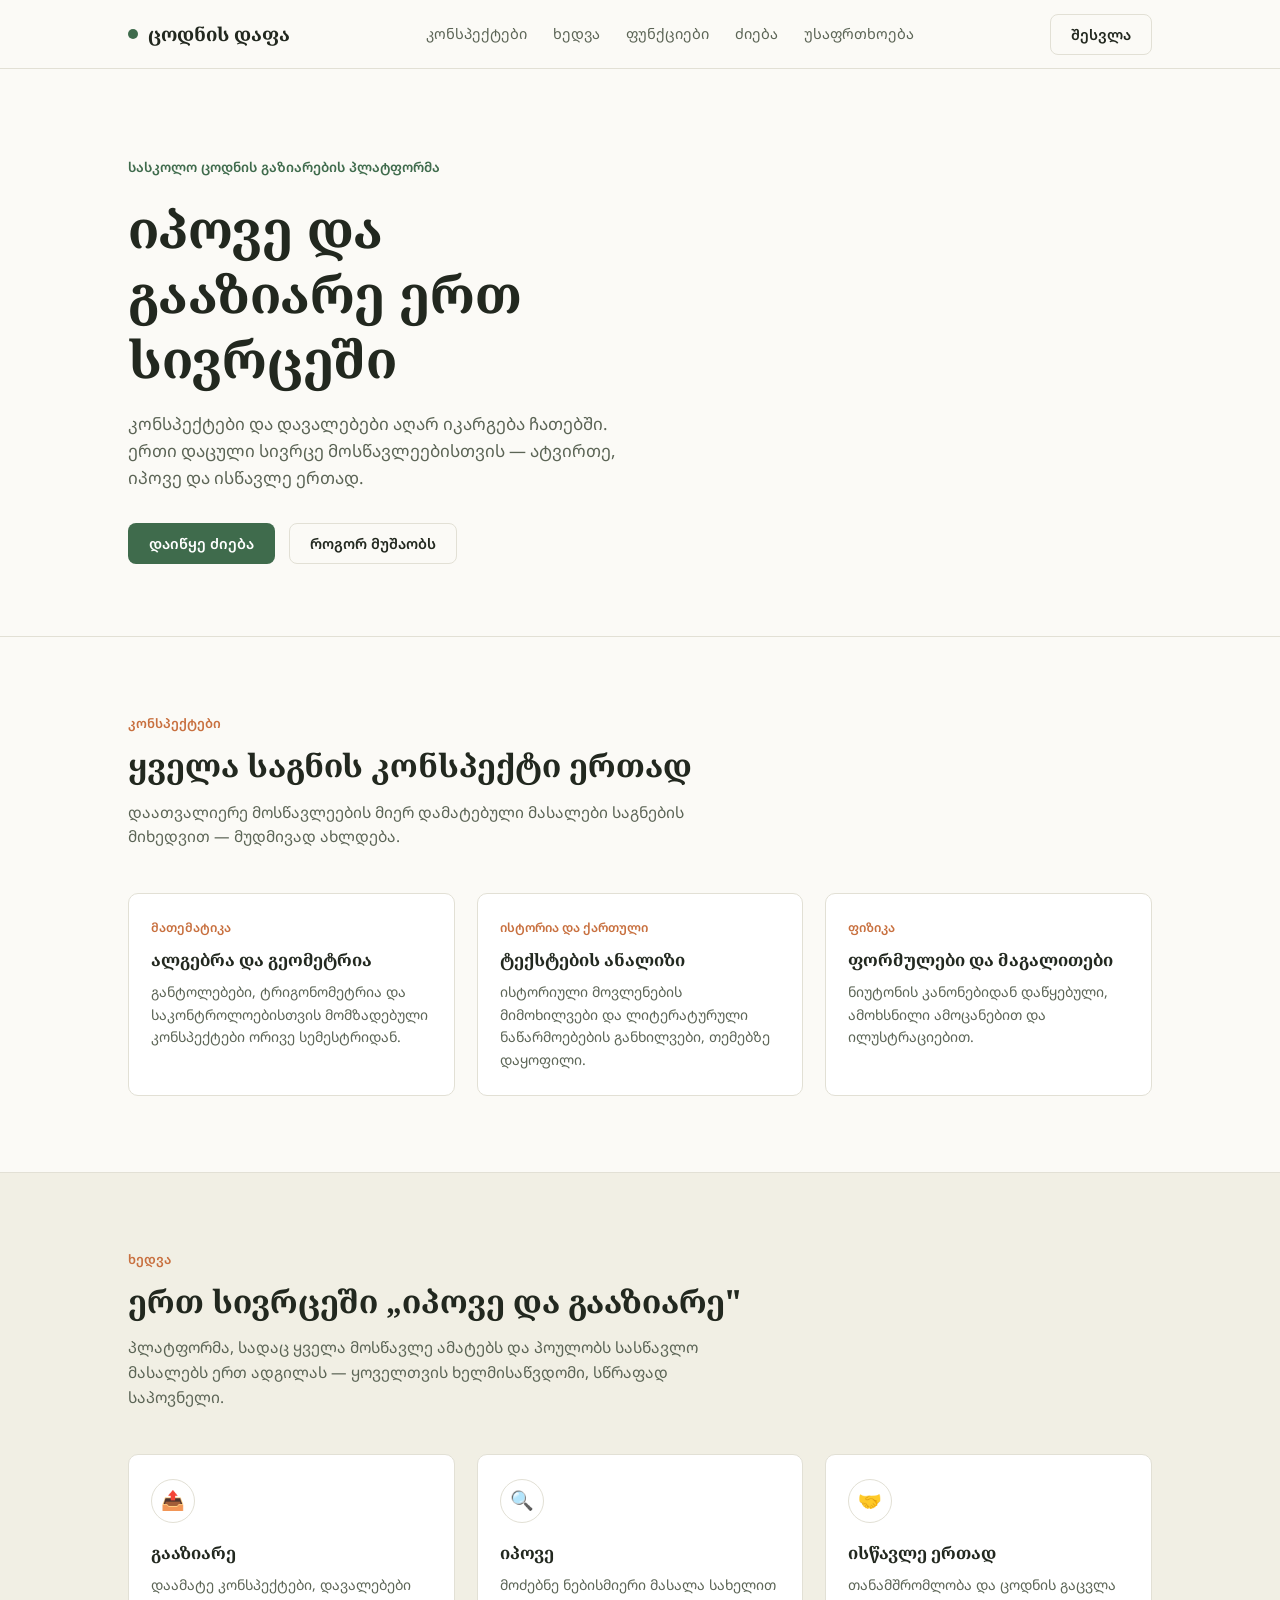
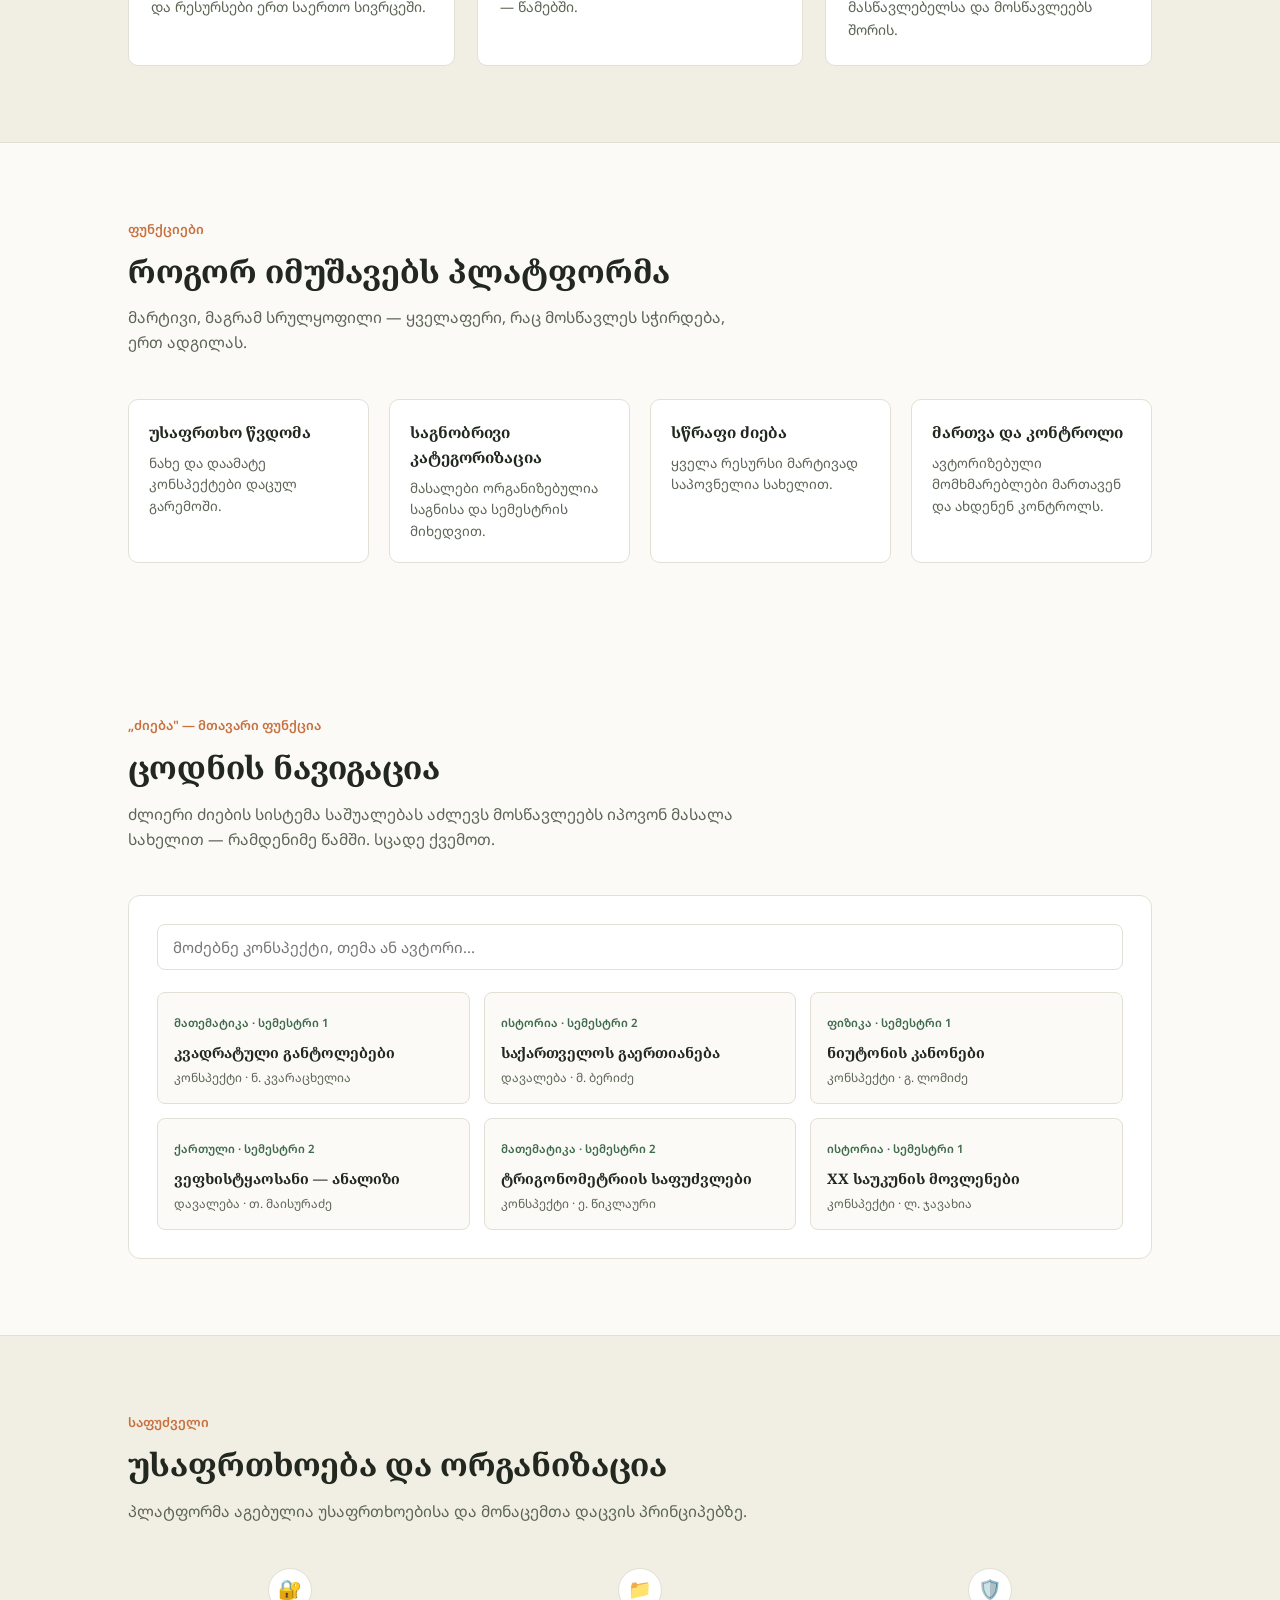
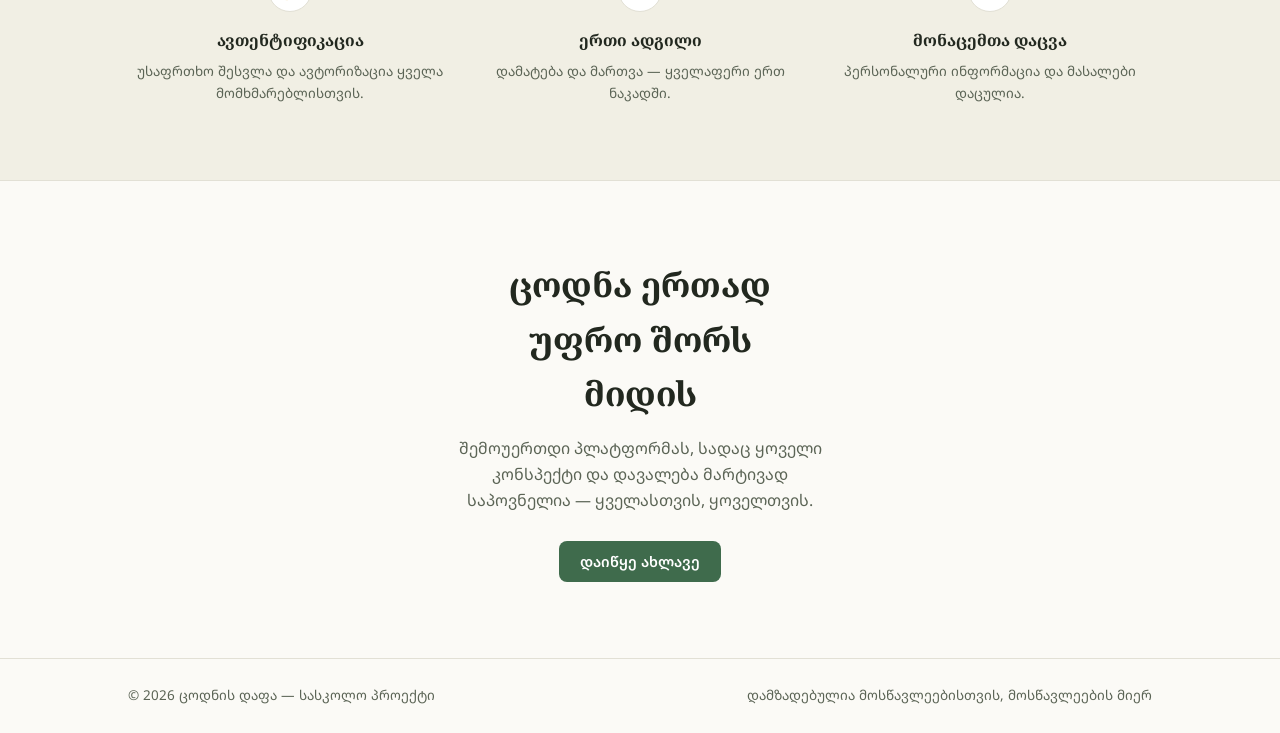
<file: site.html>
<!DOCTYPE html>
<html lang="ka">
<head>
<meta charset="UTF-8">
<meta name="viewport" content="width=device-width, initial-scale=1.0">
<title>ცოდნის დაფა — სასკოლო ცოდნის გაზიარების პლატფორმა</title>
<link rel="preconnect" href="https://fonts.googleapis.com">
<link rel="preconnect" href="https://fonts.gstatic.com" crossorigin>
<link href="https://fonts.googleapis.com/css2?family=Noto+Serif+Georgian:wght@600;700&family=Noto+Sans+Georgian:wght@400;500;600;700&display=swap" rel="stylesheet">
<style>
  :root{
    --ink:#22281f;
    --muted:#5b6455;
    --line:#e2e0d5;
    --bg:#fbfaf6;
    --panel:#f1efe4;
    --green:#3f6b4c;
    --green-dark:#2f5239;
    --accent:#c8703f;
    --white:#ffffff;
  }
  *{box-sizing:border-box;}
  body{
    margin:0;
    font-family:'Noto Sans Georgian', sans-serif;
    background:var(--bg);
    color:var(--ink);
    line-height:1.6;
  }
  h1,h2,h3{
    font-family:'Noto Serif Georgian', serif;
    margin:0;
  }
  a{color:inherit; text-decoration:none;}
  .wrap{max-width:1080px; margin:0 auto; padding:0 28px;}

  /* NAV */
  header{
    position:sticky; top:0; z-index:20;
    background:var(--bg);
    border-bottom:1px solid var(--line);
  }
  nav.wrap{
    display:flex; align-items:center; justify-content:space-between;
    height:68px;
  }
  .logo{display:flex; align-items:center; gap:10px; font-family:'Noto Serif Georgian',serif; font-weight:700; font-size:19px;}
  .logo-dot{width:10px; height:10px; border-radius:50%; background:var(--green);}
  .nav-links{display:flex; gap:26px; font-size:14.5px;}
  .nav-links a{color:var(--muted);}
  .nav-links a:hover{color:var(--ink);}
  .btn{
    font-family:'Noto Sans Georgian',sans-serif;
    font-weight:600; font-size:14.5px;
    border-radius:8px; padding:10px 20px;
    border:1px solid transparent; cursor:pointer;
  }
  .btn-primary{background:var(--green); color:#fff;}
  .btn-primary:hover{background:var(--green-dark);}
  .btn-outline{background:transparent; border-color:var(--line); color:var(--ink);}
  .btn-outline:hover{border-color:var(--green);}

  /* HERO */
  .hero{padding:88px 0 72px; border-bottom:1px solid var(--line);}
  .eyebrow{font-size:13.5px; color:var(--green); font-weight:600; margin-bottom:16px;}
  .hero h1{font-size:clamp(32px,4.6vw,52px); line-height:1.25; max-width:15ch;}
  .hero p{font-size:17px; color:var(--muted); max-width:52ch; margin-top:20px;}
  .hero-actions{display:flex; gap:14px; margin-top:32px; flex-wrap:wrap;}

  /* generic section */
  section{padding:76px 0;}
  .sec-head{max-width:620px; margin-bottom:44px;}
  .sec-head .tag{font-size:13px; color:var(--accent); font-weight:600; margin-bottom:10px; display:block;}
  .sec-head h2{font-size:clamp(24px,3vw,32px); line-height:1.3;}
  .sec-head p{margin-top:14px; color:var(--muted); font-size:15.5px;}

  .alt{background:var(--panel); border-top:1px solid var(--line); border-bottom:1px solid var(--line);}

  /* card grids */
  .grid3{display:grid; grid-template-columns:repeat(3,1fr); gap:22px;}
  .grid4{display:grid; grid-template-columns:repeat(4,1fr); gap:20px;}
  .card{
    background:var(--white); border:1px solid var(--line); border-radius:10px;
    padding:24px 22px;
  }
  .card .num{font-size:12.5px; color:var(--accent); font-weight:600; display:block; margin-bottom:8px;}
  .card h3{font-size:17px; margin-bottom:8px;}
  .card p{font-size:14px; color:var(--muted); margin:0;}
  .alt .card{background:var(--white);}

  .icon-circle{
    width:44px; height:44px; border-radius:50%; background:var(--panel);
    display:flex; align-items:center; justify-content:center; margin-bottom:16px;
    border:1px solid var(--line); font-size:19px;
  }
  .alt .icon-circle{background:var(--white);}

  .fcard{padding:20px; border:1px solid var(--line); border-radius:10px; background:var(--white);}
  .fcard h3{font-size:15.5px; margin-bottom:8px;}
  .fcard p{font-size:13.5px; color:var(--muted); margin:0;}

  /* SEARCH DEMO */
  .demo{background:var(--white); border:1px solid var(--line); border-radius:12px; padding:28px;}
  .demo-input{
    width:100%; padding:12px 15px; border:1px solid var(--line); border-radius:8px;
    font-size:15px; font-family:'Noto Sans Georgian',sans-serif; margin-bottom:22px;
  }
  .demo-input:focus{outline:none; border-color:var(--green);}
  .results{display:grid; grid-template-columns:repeat(3,1fr); gap:14px;}
  .rcard{border:1px solid var(--line); border-radius:8px; padding:16px; background:var(--bg);}
  .rcard .rtag{font-size:11.5px; color:var(--green); font-weight:600;}
  .rcard h4{font-size:14.5px; margin:6px 0 4px; font-family:'Noto Serif Georgian',serif;}
  .rcard .rmeta{font-size:12px; color:var(--muted);}
  .rcard.hide{display:none;}
  .no-results{grid-column:1/-1; text-align:center; color:var(--muted); font-size:14px; padding:20px 0; display:none;}

  /* SECURITY */
  .grid3-center{display:grid; grid-template-columns:repeat(3,1fr); gap:26px; text-align:center;}
  .grid3-center h3{font-size:16px; margin-bottom:8px;}
  .grid3-center p{font-size:13.5px; color:var(--muted); margin:0;}

  /* CTA */
  .cta{text-align:center;}
  .cta h2{font-size:clamp(26px,3.4vw,34px); max-width:18ch; margin:0 auto 16px;}
  .cta p{color:var(--muted); max-width:44ch; margin:0 auto 28px;}

  footer{border-top:1px solid var(--line); padding:26px 0; font-size:13.5px; color:var(--muted);}
  .footer-row{display:flex; justify-content:space-between; flex-wrap:wrap; gap:10px;}

  /* MODAL */
  .modal-overlay{
    position:fixed; inset:0; background:rgba(34,40,31,.4);
    display:none; align-items:center; justify-content:center; z-index:100;
  }
  .modal-overlay.open{display:flex;}
  .modal{
    background:var(--white); border-radius:10px; width:100%; max-width:380px;
    padding:30px 28px; position:relative;
  }
  .modal h3{font-size:20px; margin-bottom:4px;}
  .modal p.sub{font-size:13.5px; color:var(--muted); margin-bottom:22px;}
  .modal label{display:block; font-size:13px; color:var(--muted); margin:14px 0 6px; font-weight:600;}
  .modal input{width:100%; padding:10px 12px; border:1px solid var(--line); border-radius:7px; font-size:14px; font-family:'Noto Sans Georgian',sans-serif;}
  .modal input:focus{outline:none; border-color:var(--green);}
  .modal .btn-primary{width:100%; margin-top:22px; padding:12px;}
  .modal-close{position:absolute; top:14px; right:14px; background:none; border:none; font-size:18px; color:var(--muted); cursor:pointer;}
  .success-view{display:none; text-align:center;}
  .success-view.show{display:block;}
  .form-view.hide{display:none;}
  .check{width:52px; height:52px; border-radius:50%; background:#e8f2ea; display:flex; align-items:center; justify-content:center; margin:0 auto 14px;}
  .check svg{width:24px; height:24px;}
  .check path{stroke:var(--green); stroke-width:3; fill:none; stroke-linecap:round; stroke-linejoin:round;}

  @media (max-width:820px){
    .nav-links{display:none;}
    .grid3, .grid4, .results, .grid3-center{grid-template-columns:1fr;}
  }
</style>
</head>
<body>

<header>
  <nav class="wrap">
    <div class="logo"><span class="logo-dot"></span> ცოდნის დაფა</div>
    <div class="nav-links">
      <a href="#konspektebi">კონსპექტები</a>
      <a href="#vision">ხედვა</a>
      <a href="#how">ფუნქციები</a>
      <a href="#search-demo">ძიება</a>
      <a href="#security">უსაფრთხოება</a>
    </div>
    <button class="btn btn-outline" onclick="openModal()">შესვლა</button>
  </nav>
</header>

<main>

  <section class="hero">
    <div class="wrap">
      <div class="eyebrow">სასკოლო ცოდნის გაზიარების პლატფორმა</div>
      <h1>იპოვე და გააზიარე ერთ სივრცეში</h1>
      <p>კონსპექტები და დავალებები აღარ იკარგება ჩათებში. ერთი დაცული სივრცე მოსწავლეებისთვის — ატვირთე, იპოვე და ისწავლე ერთად.</p>
      <div class="hero-actions">
        <button class="btn btn-primary" onclick="document.getElementById('search-demo').scrollIntoView({behavior:'smooth'})">დაიწყე ძიება</button>
        <button class="btn btn-outline" onclick="document.getElementById('how').scrollIntoView({behavior:'smooth'})">როგორ მუშაობს</button>
      </div>
    </div>
  </section>

  <section id="konspektebi">
    <div class="wrap">
      <div class="sec-head">
        <span class="tag">კონსპექტები</span>
        <h2>ყველა საგნის კონსპექტი ერთად</h2>
        <p>დაათვალიერე მოსწავლეების მიერ დამატებული მასალები საგნების მიხედვით — მუდმივად ახლდება.</p>
      </div>
      <div class="grid3">
        <div class="card">
          <span class="num">მათემატიკა</span>
          <h3>ალგებრა და გეომეტრია</h3>
          <p>განტოლებები, ტრიგონომეტრია და საკონტროლოებისთვის მომზადებული კონსპექტები ორივე სემესტრიდან.</p>
        </div>
        <div class="card">
          <span class="num">ისტორია და ქართული</span>
          <h3>ტექსტების ანალიზი</h3>
          <p>ისტორიული მოვლენების მიმოხილვები და ლიტერატურული ნაწარმოებების განხილვები, თემებზე დაყოფილი.</p>
        </div>
        <div class="card">
          <span class="num">ფიზიკა</span>
          <h3>ფორმულები და მაგალითები</h3>
          <p>ნიუტონის კანონებიდან დაწყებული, ამოხსნილი ამოცანებით და ილუსტრაციებით.</p>
        </div>
      </div>
    </div>
  </section>

  <section class="alt" id="vision">
    <div class="wrap">
      <div class="sec-head">
        <span class="tag">ხედვა</span>
        <h2>ერთ სივრცეში „იპოვე და გააზიარე"</h2>
        <p>პლატფორმა, სადაც ყველა მოსწავლე ამატებს და პოულობს სასწავლო მასალებს ერთ ადგილას — ყოველთვის ხელმისაწვდომი, სწრაფად საპოვნელი.</p>
      </div>
      <div class="grid3">
        <div class="card">
          <div class="icon-circle">📤</div>
          <h3>გააზიარე</h3>
          <p>დაამატე კონსპექტები, დავალებები და რესურსები ერთ საერთო სივრცეში.</p>
        </div>
        <div class="card">
          <div class="icon-circle">🔍</div>
          <h3>იპოვე</h3>
          <p>მოძებნე ნებისმიერი მასალა სახელით — წამებში.</p>
        </div>
        <div class="card">
          <div class="icon-circle">🤝</div>
          <h3>ისწავლე ერთად</h3>
          <p>თანამშრომლობა და ცოდნის გაცვლა მასწავლებელსა და მოსწავლეებს შორის.</p>
        </div>
      </div>
    </div>
  </section>

  <section id="how">
    <div class="wrap">
      <div class="sec-head">
        <span class="tag">ფუნქციები</span>
        <h2>როგორ იმუშავებს პლატფორმა</h2>
        <p>მარტივი, მაგრამ სრულყოფილი — ყველაფერი, რაც მოსწავლეს სჭირდება, ერთ ადგილას.</p>
      </div>
      <div class="grid4">
        <div class="fcard"><h3>უსაფრთხო წვდომა</h3><p>ნახე და დაამატე კონსპექტები დაცულ გარემოში.</p></div>
        <div class="fcard"><h3>საგნობრივი კატეგორიზაცია</h3><p>მასალები ორგანიზებულია საგნისა და სემესტრის მიხედვით.</p></div>
        <div class="fcard"><h3>სწრაფი ძიება</h3><p>ყველა რესურსი მარტივად საპოვნელია სახელით.</p></div>
        <div class="fcard"><h3>მართვა და კონტროლი</h3><p>ავტორიზებული მომხმარებლები მართავენ და ახდენენ კონტროლს.</p></div>
      </div>
    </div>
  </section>

  <section id="search-demo">
    <div class="wrap">
      <div class="sec-head">
        <span class="tag">„ძიება" — მთავარი ფუნქცია</span>
        <h2>ცოდნის ნავიგაცია</h2>
        <p>ძლიერი ძიების სისტემა საშუალებას აძლევს მოსწავლეებს იპოვონ მასალა სახელით — რამდენიმე წამში. სცადე ქვემოთ.</p>
      </div>
      <div class="demo">
        <input class="demo-input" id="searchInput" type="text" placeholder="მოძებნე კონსპექტი, თემა ან ავტორი...">
        <div class="results" id="resultsGrid">
          <div class="rcard" data-title="კვადრატული განტოლებები">
            <span class="rtag">მათემატიკა · სემესტრი 1</span>
            <h4>კვადრატული განტოლებები</h4>
            <div class="rmeta">კონსპექტი · ნ. კვარაცხელია</div>
          </div>
          <div class="rcard" data-title="საქართველოს გაერთიანება">
            <span class="rtag">ისტორია · სემესტრი 2</span>
            <h4>საქართველოს გაერთიანება</h4>
            <div class="rmeta">დავალება · მ. ბერიძე</div>
          </div>
          <div class="rcard" data-title="ნიუტონის კანონები">
            <span class="rtag">ფიზიკა · სემესტრი 1</span>
            <h4>ნიუტონის კანონები</h4>
            <div class="rmeta">კონსპექტი · გ. ლომიძე</div>
          </div>
          <div class="rcard" data-title="ვეფხისტყაოსანი — ანალიზი">
            <span class="rtag">ქართული · სემესტრი 2</span>
            <h4>ვეფხისტყაოსანი — ანალიზი</h4>
            <div class="rmeta">დავალება · თ. მაისურაძე</div>
          </div>
          <div class="rcard" data-title="ტრიგონომეტრიის საფუძვლები">
            <span class="rtag">მათემატიკა · სემესტრი 2</span>
            <h4>ტრიგონომეტრიის საფუძვლები</h4>
            <div class="rmeta">კონსპექტი · ე. წიკლაური</div>
          </div>
          <div class="rcard" data-title="XX საუკუნის მოვლენები">
            <span class="rtag">ისტორია · სემესტრი 1</span>
            <h4>XX საუკუნის მოვლენები</h4>
            <div class="rmeta">კონსპექტი · ლ. ჯავახია</div>
          </div>
          <div class="no-results" id="noResults">მასალა ვერ მოიძებნა — სცადე სხვა საძიებო სიტყვა.</div>
        </div>
      </div>
    </div>
  </section>

  <section class="alt" id="security">
    <div class="wrap">
      <div class="sec-head">
        <span class="tag">საფუძველი</span>
        <h2>უსაფრთხოება და ორგანიზაცია</h2>
        <p>პლატფორმა აგებულია უსაფრთხოებისა და მონაცემთა დაცვის პრინციპებზე.</p>
      </div>
      <div class="grid3-center">
        <div><div class="icon-circle" style="margin-inline:auto;">🔐</div><h3>ავთენტიფიკაცია</h3><p>უსაფრთხო შესვლა და ავტორიზაცია ყველა მომხმარებლისთვის.</p></div>
        <div><div class="icon-circle" style="margin-inline:auto;">📁</div><h3>ერთი ადგილი</h3><p>დამატება და მართვა — ყველაფერი ერთ ნაკადში.</p></div>
        <div><div class="icon-circle" style="margin-inline:auto;">🛡️</div><h3>მონაცემთა დაცვა</h3><p>პერსონალური ინფორმაცია და მასალები დაცულია.</p></div>
      </div>
    </div>
  </section>

  <section class="cta">
    <div class="wrap">
      <h2>ცოდნა ერთად უფრო შორს მიდის</h2>
      <p>შემოუერთდი პლატფორმას, სადაც ყოველი კონსპექტი და დავალება მარტივად საპოვნელია — ყველასთვის, ყოველთვის.</p>
      <button class="btn btn-primary" onclick="openModal()">დაიწყე ახლავე</button>
    </div>
  </section>

</main>

<footer>
  <div class="wrap footer-row">
    <span>© 2026 ცოდნის დაფა — სასკოლო პროექტი</span>
    <span>დამზადებულია მოსწავლეებისთვის, მოსწავლეების მიერ</span>
  </div>
</footer>

<div class="modal-overlay" id="modalOverlay">
  <div class="modal">
    <button class="modal-close" onclick="closeModal()" aria-label="დახურვა">✕</button>
    <div class="form-view" id="formView">
      <h3>შესვლა</h3>
      <p class="sub">გამოიყენე შენი სასკოლო ანგარიში</p>
      <form onsubmit="handleLogin(event)">
        <label for="email">ელფოსტა</label>
        <input id="email" type="text" placeholder="student@school.edu.ge">
        <label for="pass">პაროლი</label>
        <input id="pass" type="password" placeholder="••••••••">
        <button type="submit" class="btn btn-primary">შესვლა</button>
      </form>
    </div>
    <div class="success-view" id="successView">
      <div class="check"><svg viewBox="0 0 24 24"><path d="M4 12l6 6L20 6"/></svg></div>
      <h3 style="text-align:center;">მოგესალმებით!</h3>
      <p class="sub" style="text-align:center; margin-bottom:0;">შესვლა წარმატებით დასრულდა</p>
    </div>
  </div>
</div>

<script>
  // მოდალის გახსნა/დახურვა - შესვლის ფორმისთვის
  function openModal(){
    document.getElementById('modalOverlay').classList.add('open');
    document.getElementById('formView').classList.remove('hide');
    document.getElementById('successView').classList.remove('show');
  }
  function closeModal(){
    document.getElementById('modalOverlay').classList.remove('open');
  }
  document.getElementById('modalOverlay').addEventListener('click', function(e){
    if(e.target === this) closeModal();
  });

  function handleLogin(e){
    // backend-თან ჯერ არ არის დაკავშირებული ეს ფორმა, უბრალოდ success სურათს ვაჩვენებ
    // TODO: fetch() გავუკეთო /api/auth/login-ზე როცა დროზე მოვასწრებ
    e.preventDefault();
    document.getElementById('formView').classList.add('hide');
    document.getElementById('successView').classList.add('show');
    setTimeout(closeModal, 1200);
  }

  // ძიება რესურსების სექციაში - მხოლოდ სახელით
  var searchInput = document.getElementById('searchInput');
  var cards = document.querySelectorAll('.rcard');
  var noResults = document.getElementById('noResults');

  function filterCards(){
    var q = searchInput.value.trim().toLowerCase();
    var visible = 0;
    cards.forEach(function(card){
      var show = !q || card.dataset.title.toLowerCase().includes(q);
      card.classList.toggle('hide', !show);
      if(show) visible++;
    });
    noResults.style.display = visible === 0 ? 'block' : 'none';
  }
  searchInput.addEventListener('input', filterCards);
</script>

</body>
</html>
</file>
